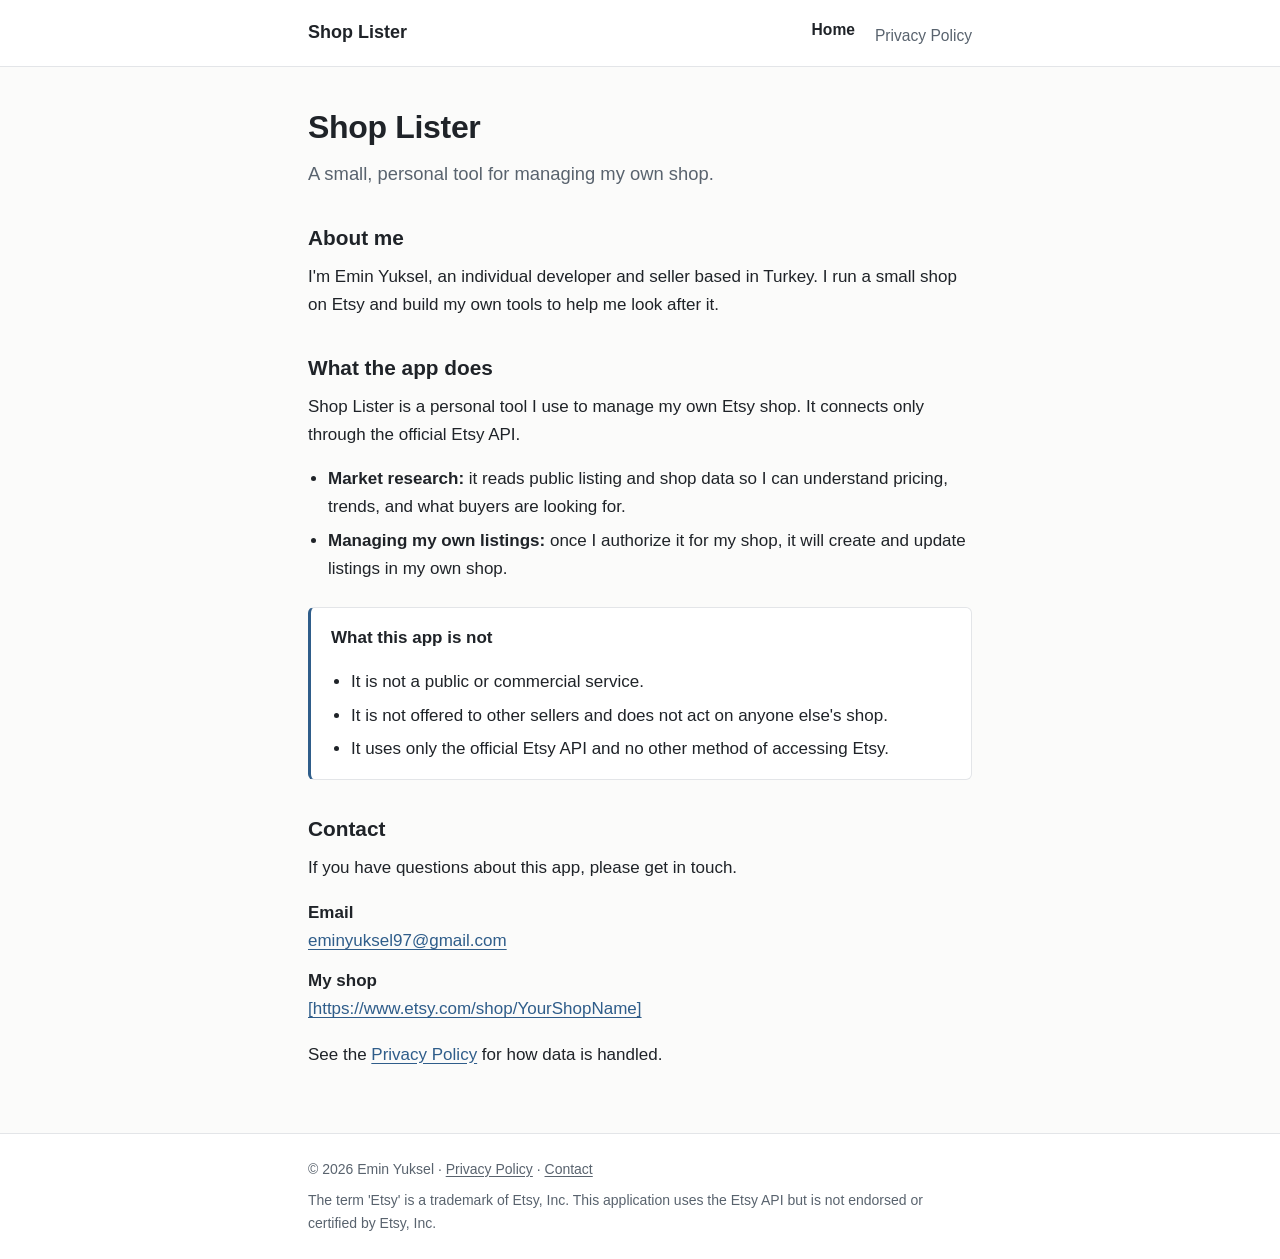
<file: index.html>
<!DOCTYPE html>
<html lang="en">
<head>
  <meta charset="utf-8">
  <meta name="viewport" content="width=device-width, initial-scale=1">
  <title>Shop Lister – Personal shop management tool</title>
  <meta name="description" content="Shop Lister is a personal tool built by Emin Yuksel, an independent developer and seller in Turkey, to manage a personal online shop through the official Etsy API.">
  <meta name="color-scheme" content="light dark">
  <link rel="stylesheet" href="style.css">
</head>
<body>
  <header class="site-header">
    <div class="container">
      <a class="site-title" href="index.html">Shop Lister</a>
      <nav class="site-nav" aria-label="Main">
        <ul>
          <li><a href="index.html" aria-current="page">Home</a></li>
          <li><a href="privacy.html">Privacy Policy</a></li>
        </ul>
      </nav>
    </div>
  </header>

  <main>
    <div class="container">
      <h1>Shop Lister</h1>
      <p class="lead">A small, personal tool for managing my own shop.</p>

      <section aria-labelledby="about">
        <h2 id="about">About me</h2>
        <p>
          I'm Emin Yuksel, an individual developer and seller based in Turkey.
          I run a small shop on Etsy and build my own tools to help me
          look after it.
        </p>
      </section>

      <section aria-labelledby="what">
        <h2 id="what">What the app does</h2>
        <p>
          Shop Lister is a personal tool I use to manage my own Etsy shop.
          It connects only through the official Etsy API.
        </p>
        <ul>
          <li>
            <strong>Market research:</strong> it reads public listing and
            shop data so I can understand pricing, trends, and what buyers
            are looking for.
          </li>
          <li>
            <strong>Managing my own listings:</strong> once I authorize it
            for my shop, it will create and update listings in my own shop.
          </li>
        </ul>
      </section>

      <div class="note" role="note">
        <p><strong>What this app is not</strong></p>
        <ul>
          <li>It is not a public or commercial service.</li>
          <li>It is not offered to other sellers and does not act on anyone else's shop.</li>
          <li>It uses only the official Etsy API and no other method of accessing Etsy.</li>
        </ul>
      </div>

      <section aria-labelledby="contact">
        <h2 id="contact">Contact</h2>
        <p>If you have questions about this app, please get in touch.</p>
        <dl class="contact-list">
          <dt>Email</dt>
          <dd><a href="mailto:eminyuksel97@gmail.com">eminyuksel97@gmail.com</a></dd>
          <dt>My shop</dt>
          <dd><a href="[https://www.etsy.com/shop/YourShopName]">[https://www.etsy.com/shop/YourShopName]</a></dd>
        </dl>
        <p>See the <a href="privacy.html">Privacy Policy</a> for how data is handled.</p>
      </section>
    </div>
  </main>

  <footer class="site-footer">
    <div class="container">
      <p>&copy; 2026 Emin Yuksel · <a href="privacy.html">Privacy Policy</a> · <a href="mailto:eminyuksel97@gmail.com">Contact</a></p>
      <p>The term 'Etsy' is a trademark of Etsy, Inc. This application uses the Etsy API but is not endorsed or certified by Etsy, Inc.</p>
    </div>
  </footer>
</body>
</html>
</file>
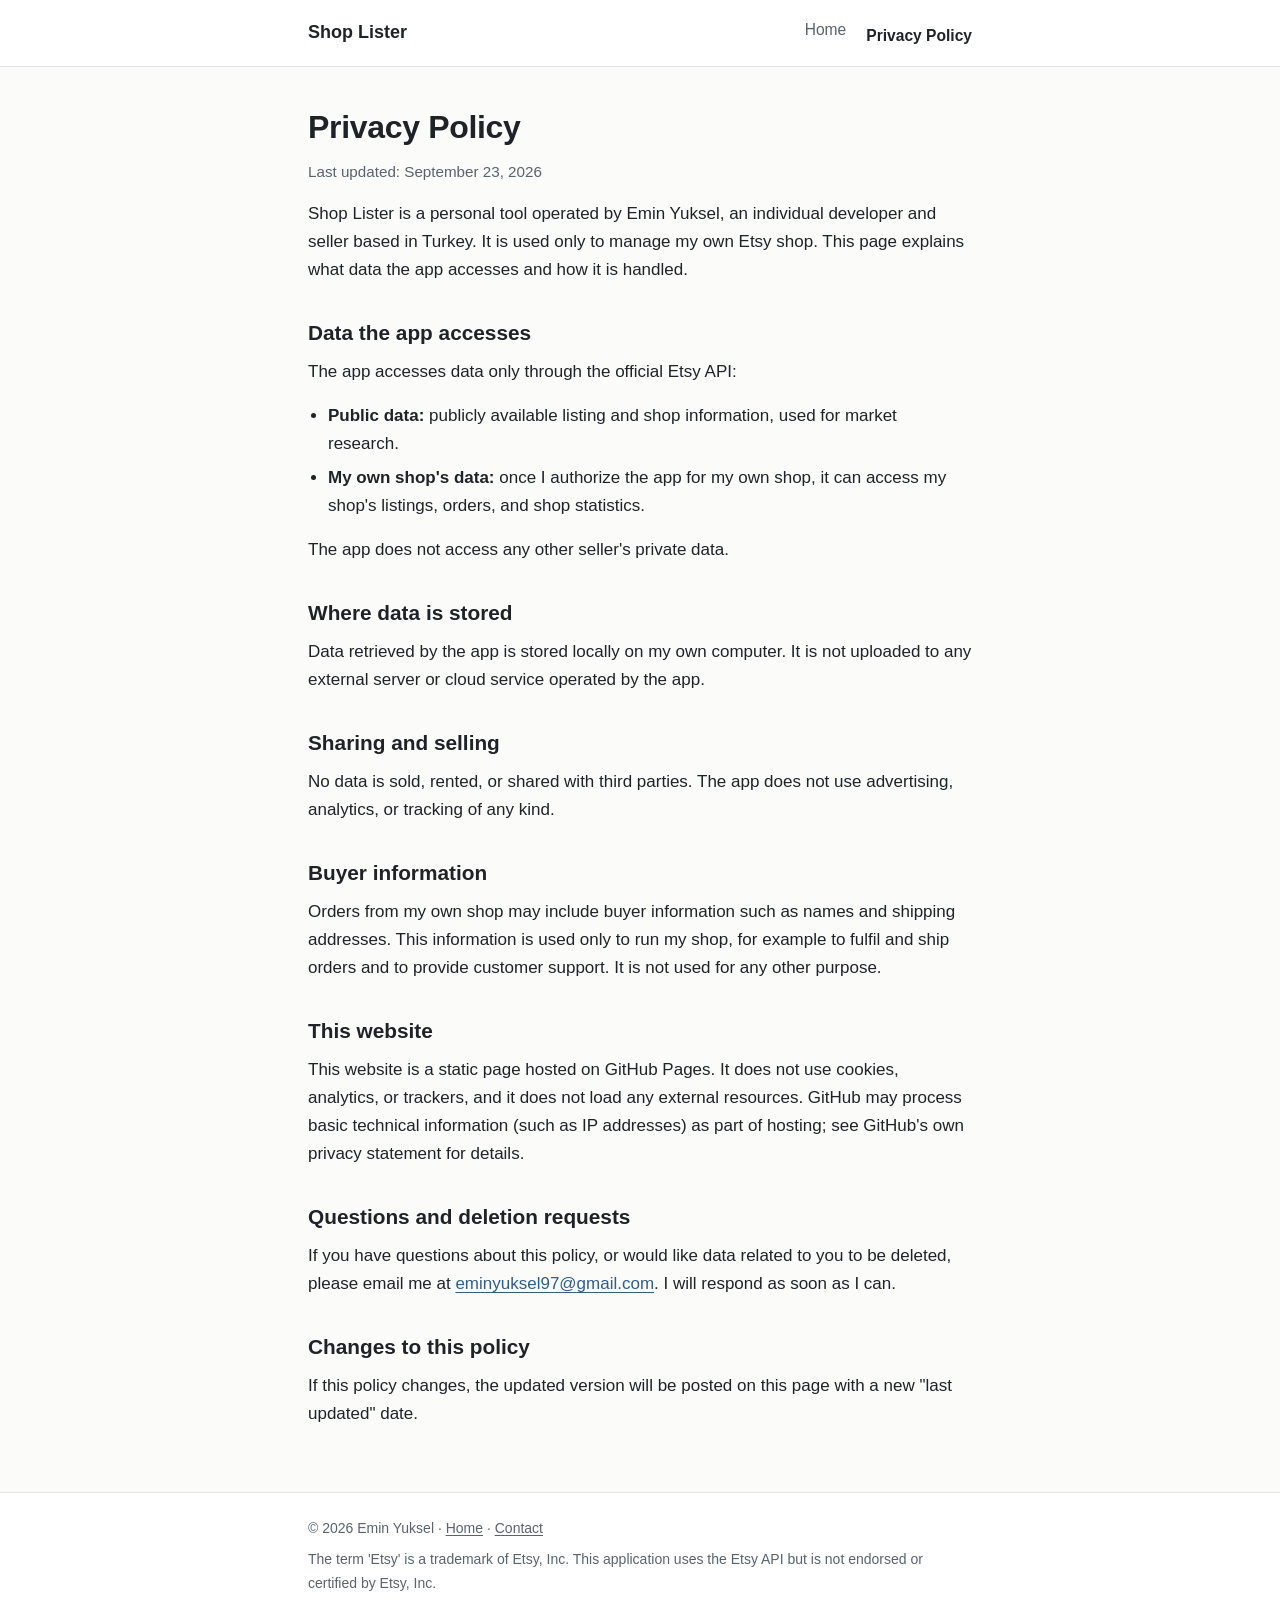
<file: privacy.html>
<!DOCTYPE html>
<html lang="en">
<head>
  <meta charset="utf-8">
  <meta name="viewport" content="width=device-width, initial-scale=1">
  <title>Privacy Policy – Shop Lister</title>
  <meta name="description" content="Privacy policy for Shop Lister: what data the app accesses, where it is stored, and how to contact Emin Yuksel with questions or deletion requests.">
  <meta name="color-scheme" content="light dark">
  <link rel="stylesheet" href="style.css">
</head>
<body>
  <header class="site-header">
    <div class="container">
      <a class="site-title" href="index.html">Shop Lister</a>
      <nav class="site-nav" aria-label="Main">
        <ul>
          <li><a href="index.html">Home</a></li>
          <li><a href="privacy.html" aria-current="page">Privacy Policy</a></li>
        </ul>
      </nav>
    </div>
  </header>

  <main>
    <div class="container">
      <h1>Privacy Policy</h1>
      <p class="meta">Last updated: <time datetime="2026-09-23">September 23, 2026</time></p>

      <p>
        Shop Lister is a personal tool operated by Emin Yuksel, an individual
        developer and seller based in Turkey. It is used only to manage my own
        Etsy shop. This page explains what data the app accesses and how it
        is handled.
      </p>

      <section aria-labelledby="data-accessed">
        <h2 id="data-accessed">Data the app accesses</h2>
        <p>The app accesses data only through the official Etsy API:</p>
        <ul>
          <li>
            <strong>Public data:</strong> publicly available listing and shop
            information, used for market research.
          </li>
          <li>
            <strong>My own shop's data:</strong> once I authorize the app for
            my own shop, it can access my shop's listings, orders, and shop
            statistics.
          </li>
        </ul>
        <p>The app does not access any other seller's private data.</p>
      </section>

      <section aria-labelledby="storage">
        <h2 id="storage">Where data is stored</h2>
        <p>
          Data retrieved by the app is stored locally on my own computer.
          It is not uploaded to any external server or cloud service operated
          by the app.
        </p>
      </section>

      <section aria-labelledby="sharing">
        <h2 id="sharing">Sharing and selling</h2>
        <p>
          No data is sold, rented, or shared with third parties. The app does
          not use advertising, analytics, or tracking of any kind.
        </p>
      </section>

      <section aria-labelledby="buyers">
        <h2 id="buyers">Buyer information</h2>
        <p>
          Orders from my own shop may include buyer information such as names
          and shipping addresses. This information is used only to run my shop,
          for example to fulfil and ship orders and to provide customer
          support. It is not used for any other purpose.
        </p>
      </section>

      <section aria-labelledby="website">
        <h2 id="website">This website</h2>
        <p>
          This website is a static page hosted on GitHub Pages. It does not use
          cookies, analytics, or trackers, and it does not load any external
          resources. GitHub may process basic technical information (such as
          IP addresses) as part of hosting; see GitHub's own privacy statement
          for details.
        </p>
      </section>

      <section aria-labelledby="contact">
        <h2 id="contact">Questions and deletion requests</h2>
        <p>
          If you have questions about this policy, or would like data related
          to you to be deleted, please email me at
          <a href="mailto:eminyuksel97@gmail.com">eminyuksel97@gmail.com</a>. I will respond as soon as
          I can.
        </p>
      </section>

      <section aria-labelledby="changes">
        <h2 id="changes">Changes to this policy</h2>
        <p>
          If this policy changes, the updated version will be posted on this
          page with a new "last updated" date.
        </p>
      </section>
    </div>
  </main>

  <footer class="site-footer">
    <div class="container">
      <p>&copy; 2026 Emin Yuksel · <a href="index.html">Home</a> · <a href="mailto:eminyuksel97@gmail.com">Contact</a></p>
      <p>The term 'Etsy' is a trademark of Etsy, Inc. This application uses the Etsy API but is not endorsed or certified by Etsy, Inc.</p>
    </div>
  </footer>
</body>
</html>
</file>
<file: style.css>
:root {
  --bg: #fbfbfa;
  --surface: #ffffff;
  --text: #1f2328;
  --muted: #59636e;
  --border: #e3e5e8;
  --accent: #2f5d8a;
  --accent-hover: #234a70;
  --max-width: 44rem;
  color-scheme: light dark;
}

@media (prefers-color-scheme: dark) {
  :root {
    --bg: #111418;
    --surface: #181c21;
    --text: #e6e8eb;
    --muted: #9aa3ad;
    --border: #2a3038;
    --accent: #8ab4de;
    --accent-hover: #a9c9ea;
  }
}

*,
*::before,
*::after {
  box-sizing: border-box;
}

html {
  -webkit-text-size-adjust: 100%;
}

body {
  margin: 0;
  background: var(--bg);
  color: var(--text);
  font-family: -apple-system, BlinkMacSystemFont, "Segoe UI", Roboto,
    "Helvetica Neue", Arial, "Noto Sans", sans-serif;
  font-size: 1.0625rem;
  line-height: 1.65;
  display: flex;
  flex-direction: column;
  min-height: 100vh;
}

.container {
  width: 100%;
  max-width: var(--max-width);
  margin: 0 auto;
  padding: 0 1.25rem;
}

a {
  color: var(--accent);
  text-underline-offset: 0.15em;
}

a:hover {
  color: var(--accent-hover);
}

a:focus-visible {
  outline: 2px solid var(--accent);
  outline-offset: 2px;
  border-radius: 2px;
}

/* Header */

.site-header {
  border-bottom: 1px solid var(--border);
  background: var(--surface);
}

.site-header .container {
  display: flex;
  flex-wrap: wrap;
  align-items: center;
  justify-content: space-between;
  gap: 0.5rem 1.5rem;
  padding-top: 1rem;
  padding-bottom: 1rem;
}

.site-title {
  font-weight: 650;
  font-size: 1.125rem;
  color: var(--text);
  text-decoration: none;
}

.site-title:hover {
  color: var(--text);
}

.site-nav ul {
  display: flex;
  gap: 1.25rem;
  margin: 0;
  padding: 0;
  list-style: none;
}

.site-nav a {
  color: var(--muted);
  text-decoration: none;
  font-size: 0.975rem;
}

.site-nav a:hover,
.site-nav a[aria-current="page"] {
  color: var(--text);
}

.site-nav a[aria-current="page"] {
  font-weight: 600;
}

/* Main */

main {
  flex: 1;
  padding: 2.5rem 0 3rem;
}

h1,
h2,
h3 {
  line-height: 1.25;
  font-weight: 650;
}

h1 {
  font-size: 2rem;
  margin: 0 0 0.75rem;
  letter-spacing: -0.01em;
}

h2 {
  font-size: 1.3rem;
  margin: 2.25rem 0 0.75rem;
}

h3 {
  font-size: 1.05rem;
  margin: 1.5rem 0 0.5rem;
}

p,
ul {
  margin: 0 0 1rem;
}

ul {
  padding-left: 1.25rem;
}

li + li {
  margin-top: 0.35rem;
}

.lead {
  font-size: 1.15rem;
  color: var(--muted);
}

.meta {
  color: var(--muted);
  font-size: 0.95rem;
}

.note {
  background: var(--surface);
  border: 1px solid var(--border);
  border-left: 3px solid var(--accent);
  border-radius: 6px;
  padding: 1rem 1.25rem;
  margin: 1.5rem 0;
}

.note p:last-child,
.note ul:last-child {
  margin-bottom: 0;
}

.contact-list {
  list-style: none;
  padding: 0;
}

.contact-list dt {
  font-weight: 600;
}

.contact-list dd {
  margin: 0 0 0.75rem;
  overflow-wrap: anywhere;
}

/* Footer */

.site-footer {
  border-top: 1px solid var(--border);
  background: var(--surface);
  color: var(--muted);
  font-size: 0.875rem;
  padding: 1.5rem 0;
}

.site-footer p {
  margin: 0 0 0.5rem;
}

.site-footer p:last-child {
  margin-bottom: 0;
}

.site-footer a {
  color: var(--muted);
}

.site-footer a:hover {
  color: var(--text);
}

@media (max-width: 30rem) {
  body {
    font-size: 1rem;
  }

  h1 {
    font-size: 1.65rem;
  }

  main {
    padding: 1.75rem 0 2.25rem;
  }
}
</file>
